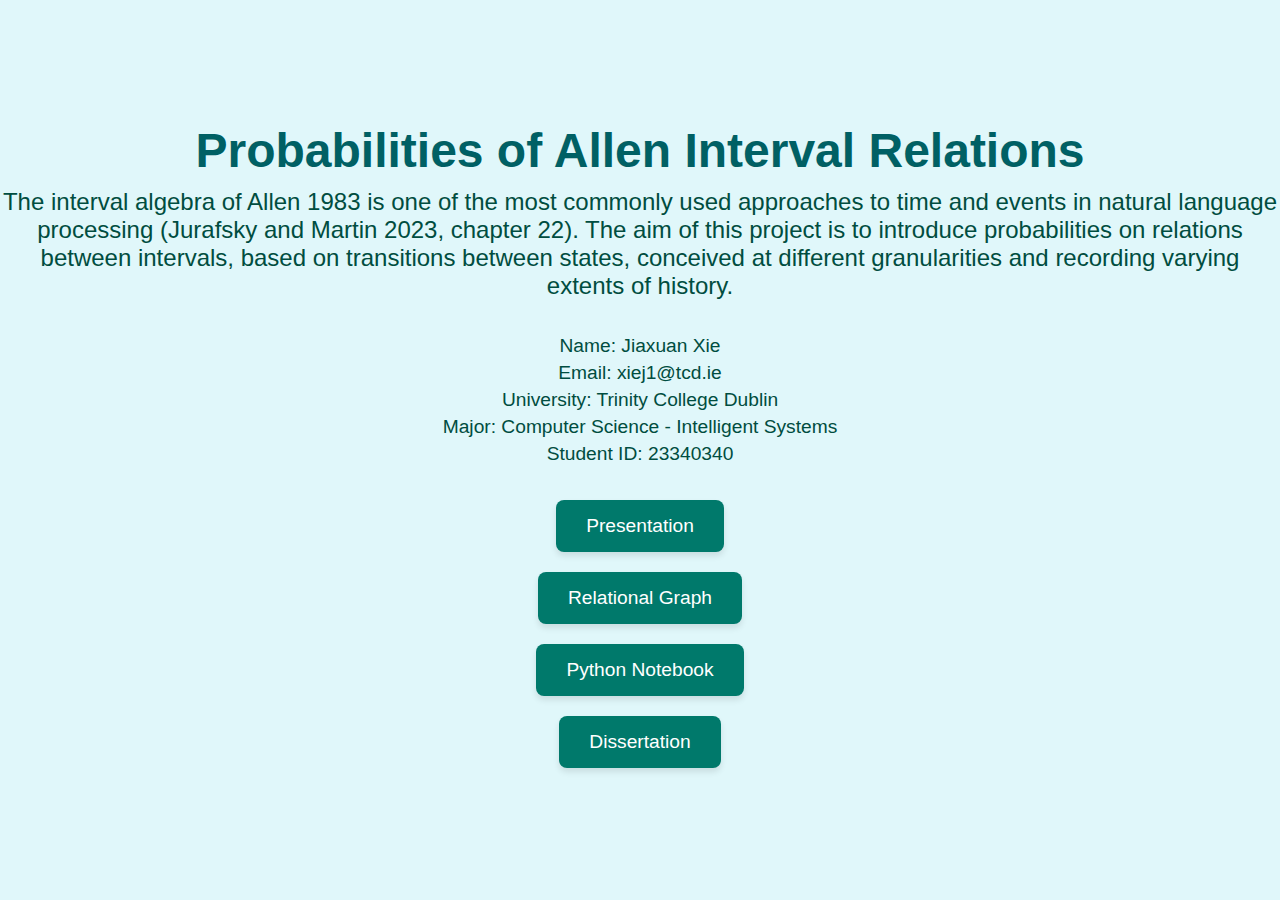
<file: index.html>
<!DOCTYPE html>
<html lang="en">
<head>
    <meta charset="UTF-8">
    <meta name="viewport" content="width=device-width, initial-scale=1.0">
    <title>Personal Webpage</title>
    <style>
        body {
            font-family: 'Helvetica Neue', Arial, sans-serif;
            background-color: #e0f7fa;
            margin: 0;
            padding: 0;
            display: flex;
            flex-direction: column;
            align-items: center;
            justify-content: center;
            height: 100vh;
            text-align: center;
        }
        header {
            margin-bottom: 20px;
        }
        header h1 {
            font-size: 3em;
            color: #006064;
            margin: 0;
        }
        header p {
            font-size: 1.5em;
            color: #004d40;
            margin: 10px 0;
        }
        .personal-info {
            margin-bottom: 20px;
        }
        .personal-info p {
            font-size: 1.2em;
            color: #004d40;
            margin: 5px 0;
        }
        .buttons {
            display: flex;
            flex-direction: column;
            align-items: center;
        }
        .buttons a {
            text-decoration: none;
            color: white;
            background-color: #00796b;
            padding: 15px 30px;
            margin: 10px;
            border-radius: 8px;
            font-size: 1.2em;
            transition: background-color 0.3s ease, transform 0.3s ease;
            box-shadow: 0 4px 6px rgba(0, 0, 0, 0.1);
        }
        .buttons a:hover {
            background-color: #004d40;
            transform: translateY(-3px);
        }
    </style>
</head>
<body>
    <header>
        <h1>Probabilities of Allen Interval Relations</h1>
        <p>The interval algebra of Allen 1983 is one of the most commonly used approaches to time and events in natural language processing (Jurafsky and Martin 2023, chapter 22). The aim of this project is to introduce probabilities on relations between intervals, based on transitions between states, conceived at different granularities and recording varying extents of history.</p>
    </header>
    <div class="personal-info">
        <p>Name: Jiaxuan Xie
        <p>Email: xiej1@tcd.ie</p>
        <p>University: Trinity College Dublin</p>
        <p>Major: Computer Science - Intelligent Systems</p>
        <p>Student ID: 23340340</p>
    </div>
    <div class="buttons">
        <a href="Probabilities of interval relations Presentation.pptx.pdf">Presentation</a>
        <a href="Image.html">Relational Graph</a>
        <a href="https://colab.research.google.com/drive/1tiX0pL4Pt95DFdxkRXYV5BvEdrFKX242#scrollTo=lmTsXixZNkeW">Python Notebook</a>
        <a href="https://projects.scss.tcd.ie/project/probabilities-of-interval-relations/">Dissertation</a>
    </div>
</body>
</html>
</file>
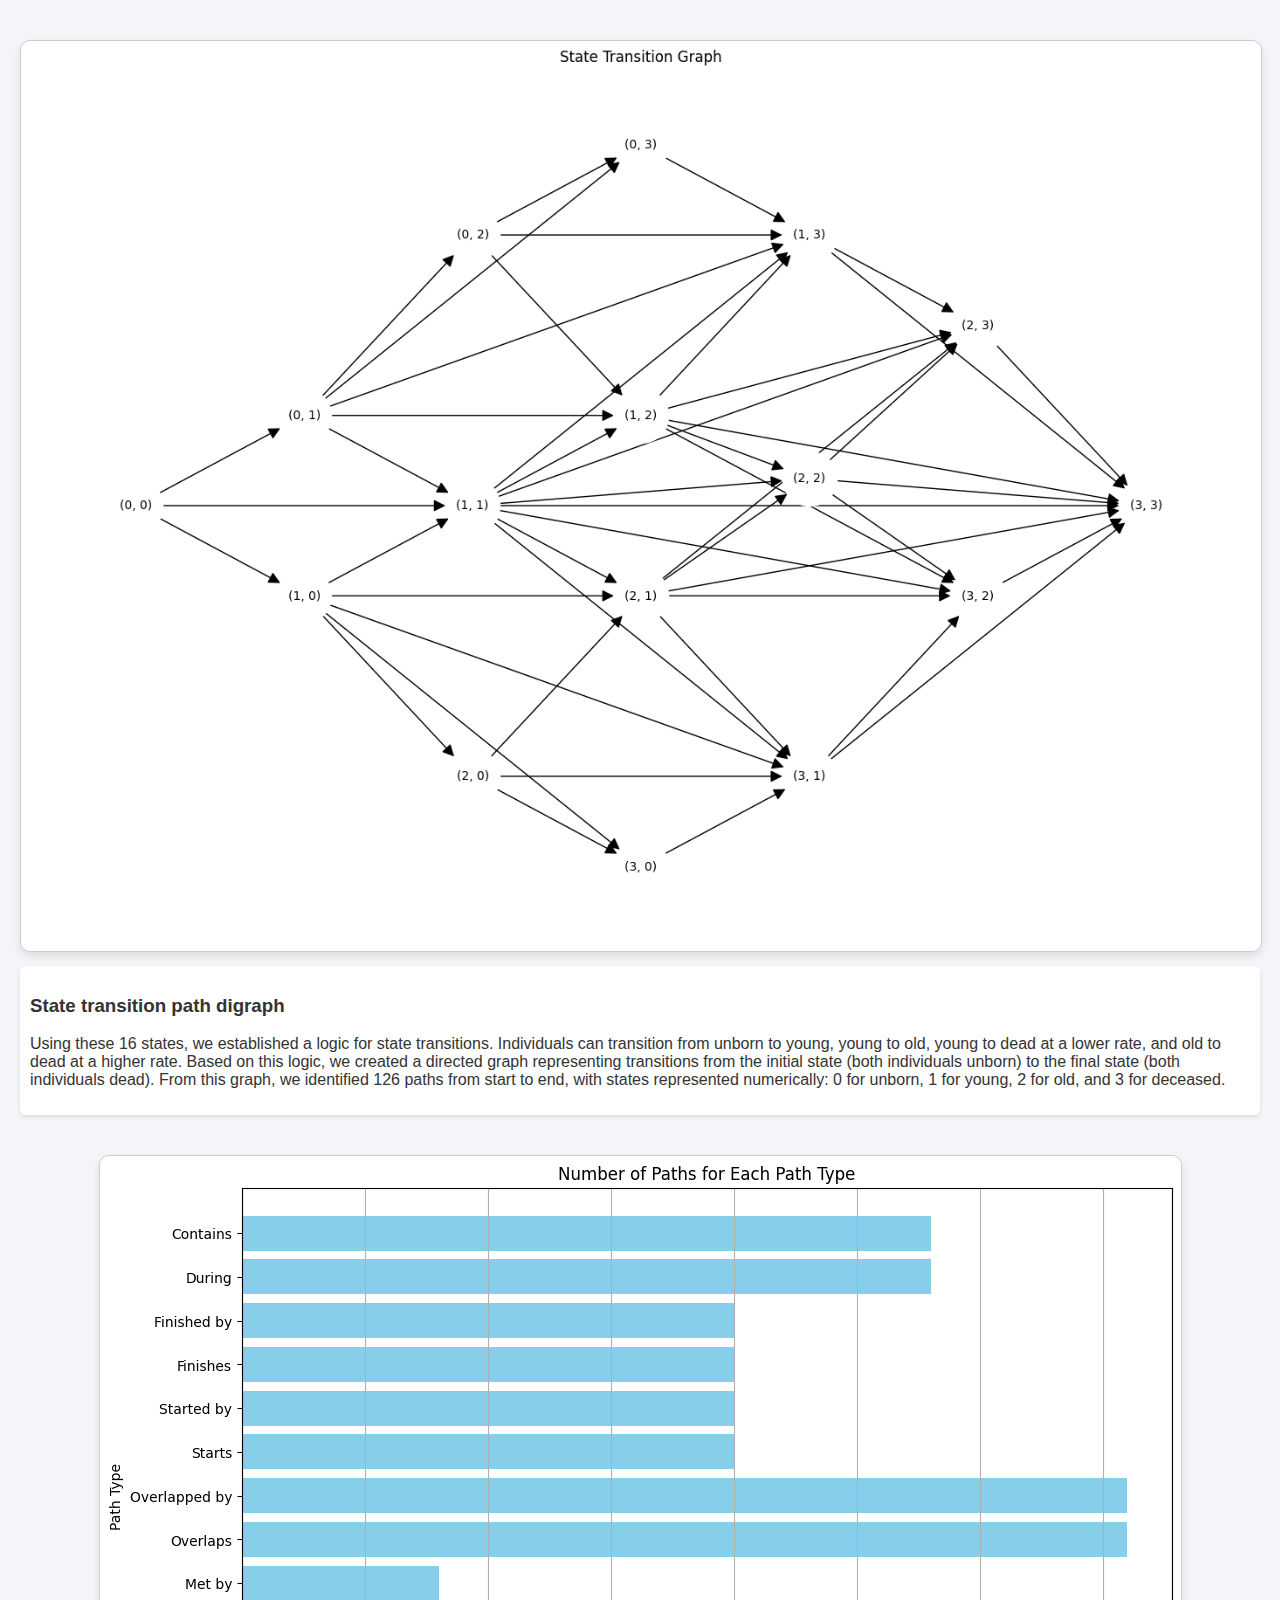
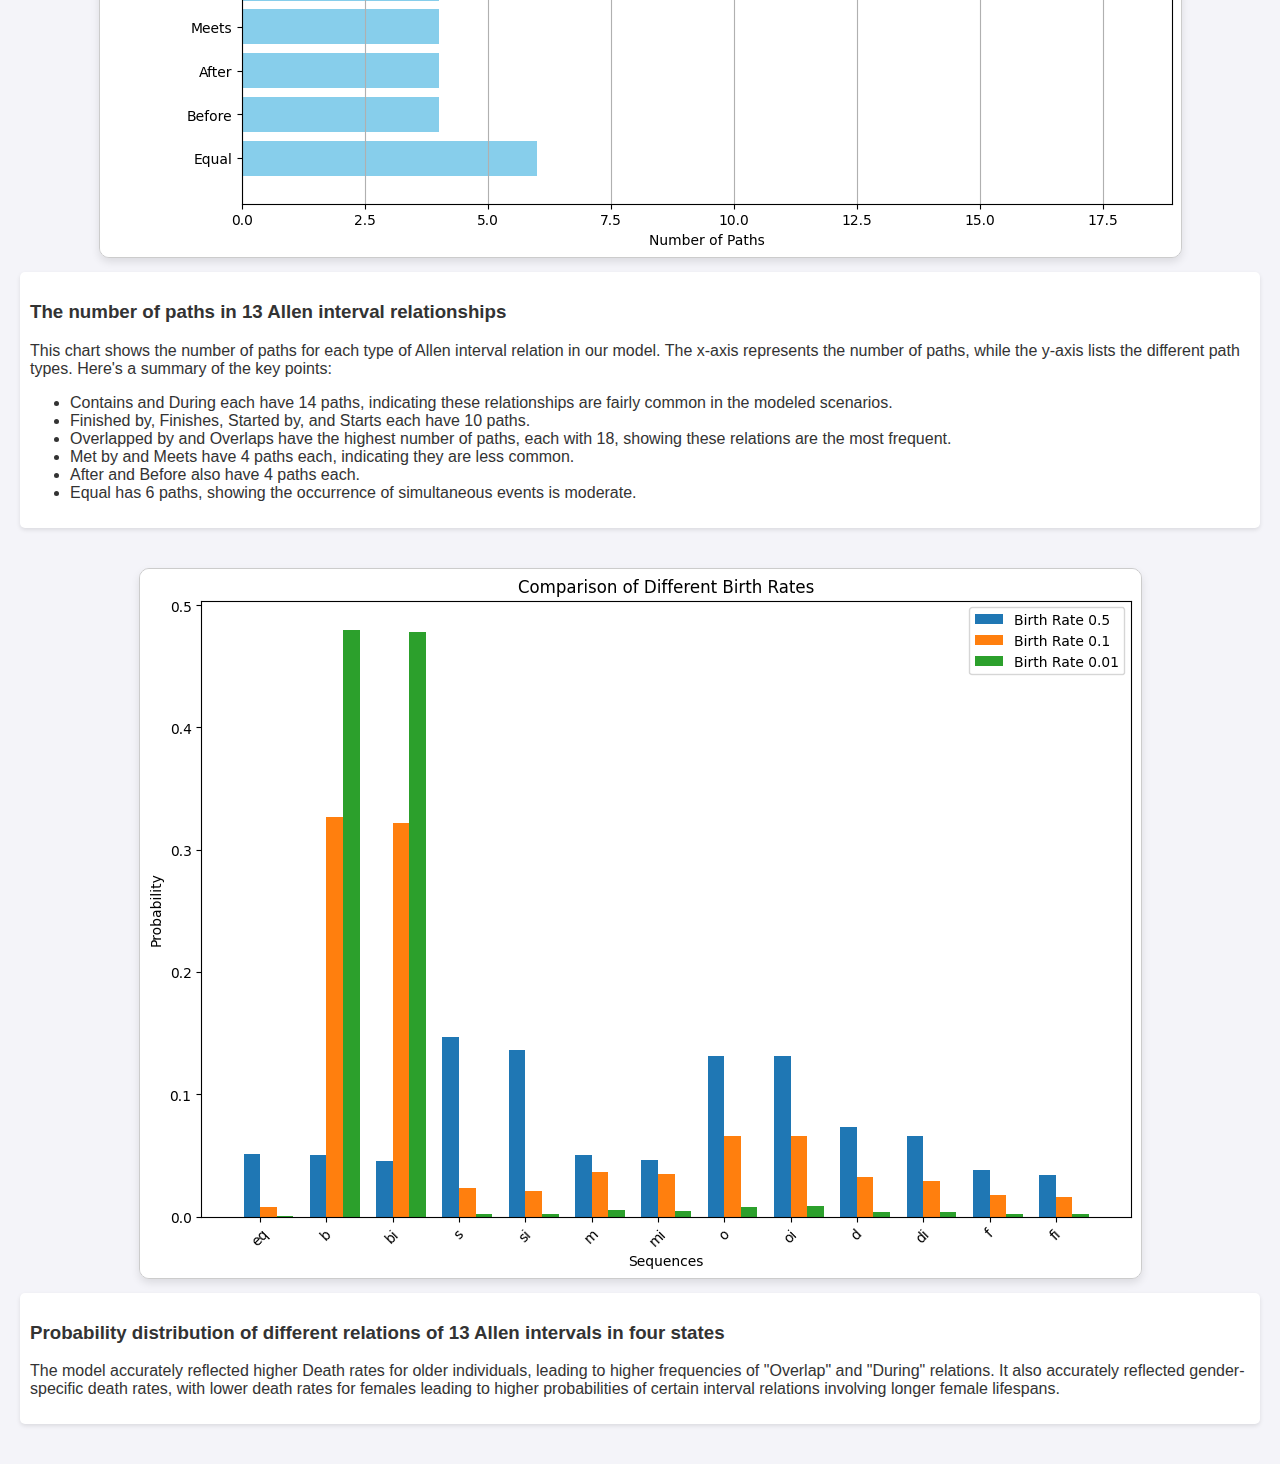
<file: Image.html>
<!DOCTYPE html>
<html lang="en">
<head>
    <meta charset="UTF-8">
    <meta name="viewport" content="width=device-width, initial-scale=1.0">
    <title>Graphs and Descriptions</title>
    <style>
        body {
            font-family: Arial, sans-serif;
            margin: 20px;
            background-color: #f4f4f9;
            color: #333;
        }
        .container {
            display: flex;
            flex-direction: column;
            align-items: center;
        }
        .graph {
            margin: 20px 0;
            text-align: center;
        }
        img {
            max-width: 100%;
            height: auto;
            border: 1px solid #ccc;
            border-radius: 10px;
            box-shadow: 0 4px 8px rgba(0, 0, 0, 0.1);
        }
        .description {
            margin-top: 10px;
            padding: 10px;
            border-radius: 5px;
            background-color: #fff;
            box-shadow: 0 2px 4px rgba(0, 0, 0, 0.1);
            text-align: left;
        }
    </style>
</head>
<body>
    <div class="container">
        <div class="graph">
            <img src="Pic1.png" alt="State Transition Graph">
            <div class="description">
                <h3>State transition path digraph</h3>
                <p>Using these 16 states, we established a logic for state transitions. Individuals can transition from unborn to young, young to old, young to dead at a lower rate, and old to dead at a higher rate.
                Based on this logic, we created a directed graph representing transitions from the initial state (both individuals unborn) to the final state (both individuals dead).
                From this graph, we identified 126 paths from start to end, with states represented numerically: 0 for unborn, 1 for young, 2 for old, and 3 for deceased.</p>
            </div>
        </div>
        <div class="graph">
            <img src="Pic2.png" alt="Number of Paths for Each Path Type">
            <div class="description">
                <h3>The number of paths in 13 Allen interval relationships</h3>
                <p>This chart shows the number of paths for each type of Allen interval relation in our model. The x-axis represents the number of paths, while the y-axis lists the different path types. Here's a summary of the key points:
                <ul>
                    <li>Contains and During each have 14 paths, indicating these relationships are fairly common in the modeled scenarios.</li>
                    <li>Finished by, Finishes, Started by, and Starts each have 10 paths.</li>
                    <li>Overlapped by and Overlaps have the highest number of paths, each with 18, showing these relations are the most frequent.</li>
                    <li>Met by and Meets have 4 paths each, indicating they are less common.</li>
                    <li>After and Before also have 4 paths each.</li>
                    <li>Equal has 6 paths, showing the occurrence of simultaneous events is moderate.</li>
                </ul>
                </p>
            </div>
        </div>
        <div class="graph">
            <img src="Pic3.png" alt="Probability Distribution of Different Allen Intervals">
            <div class="description">
                <h3>Probability distribution of different relations of 13 Allen intervals in four states</h3>
                <p>The model accurately reflected higher Death rates for older individuals, leading to higher frequencies of "Overlap" and "During" relations. It also accurately reflected gender-specific death rates, with lower death rates for females leading to higher probabilities of certain interval relations involving longer female lifespans.</p>
            </div>
        </div>
    </div>
</body>
</html>
</file>
